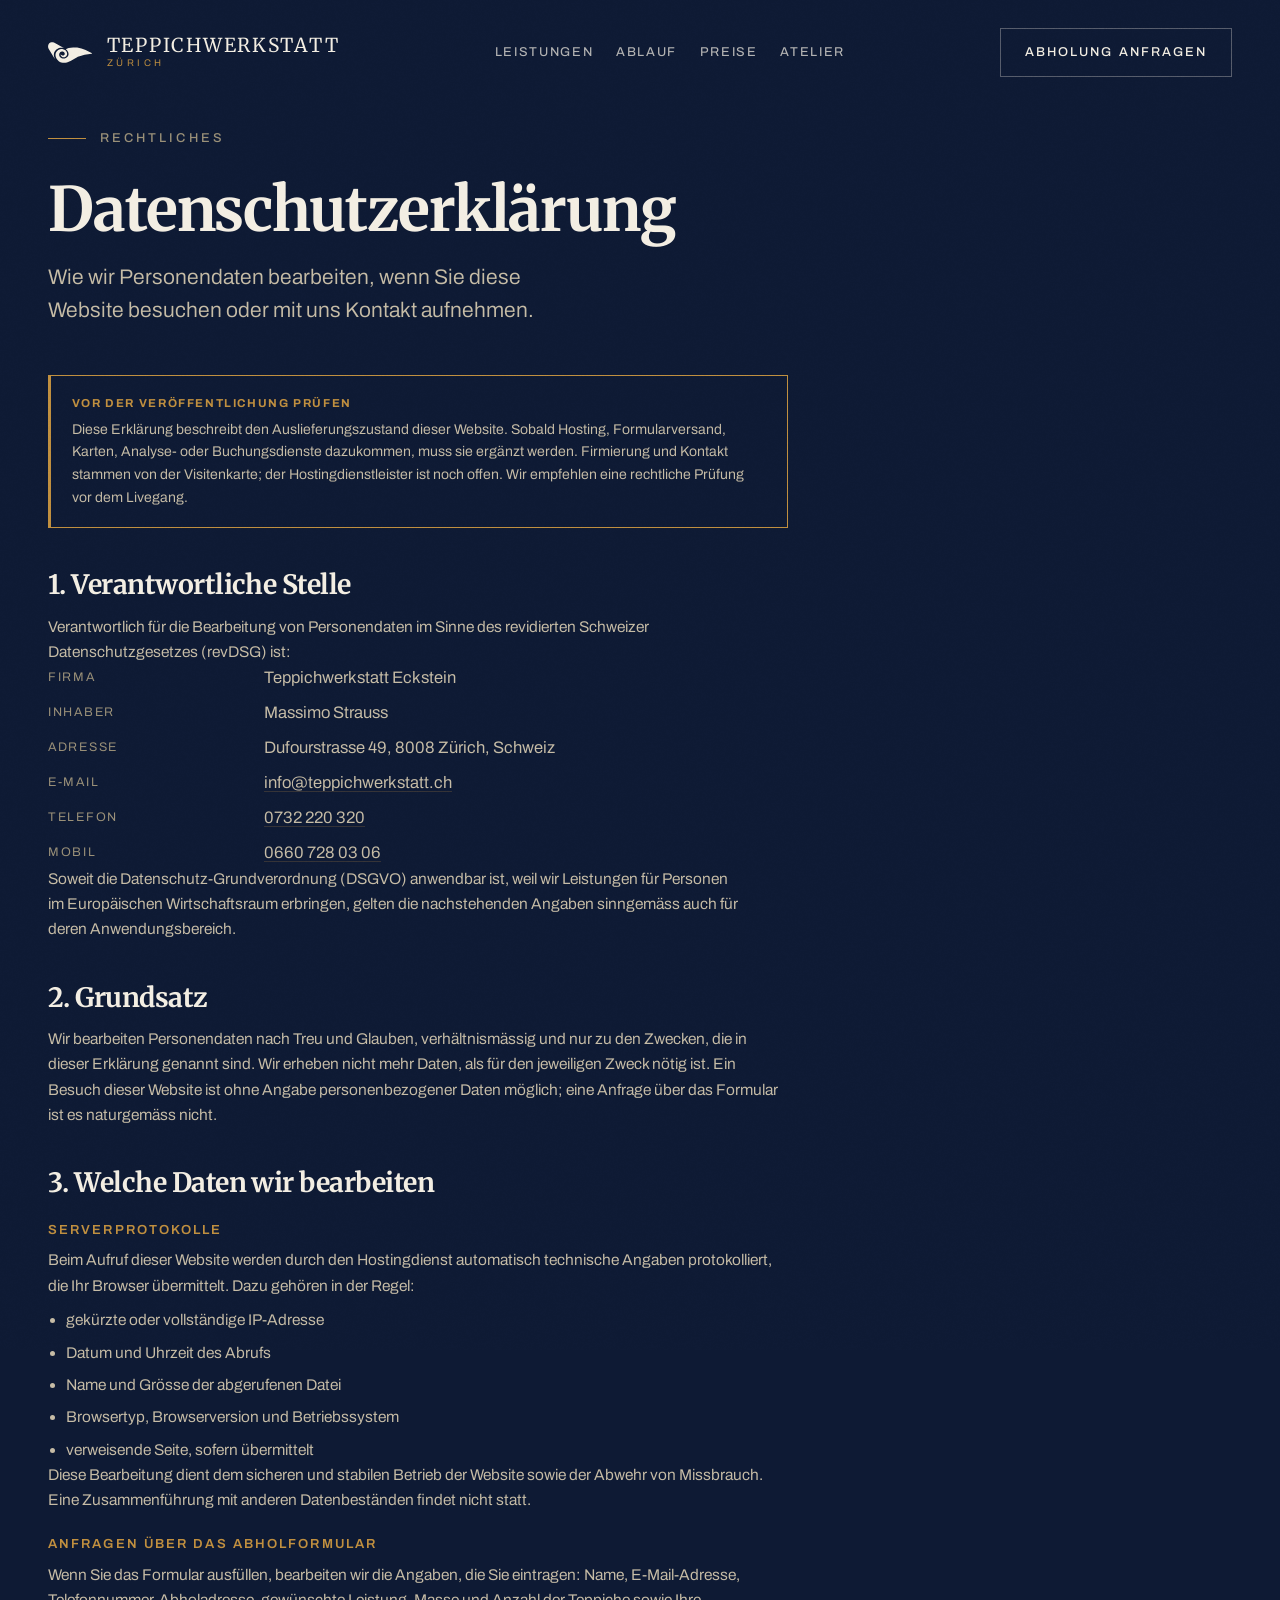
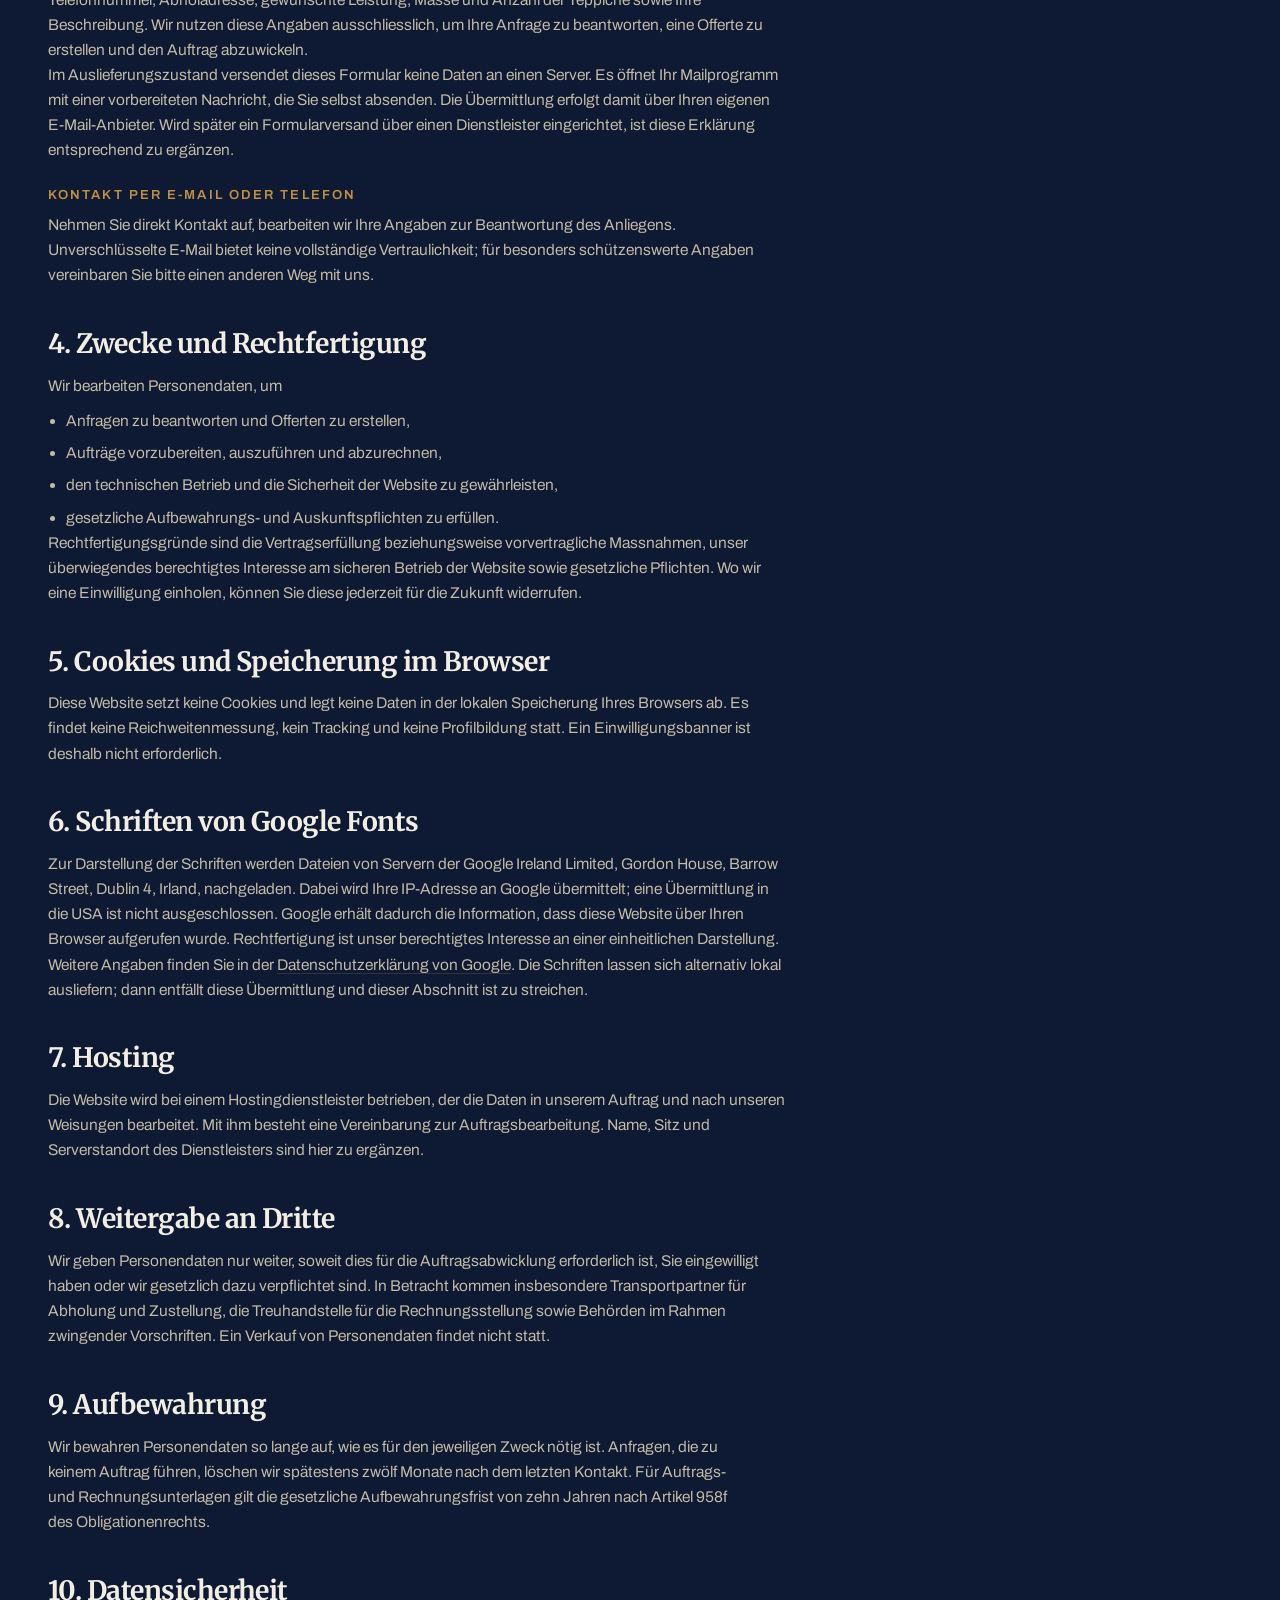
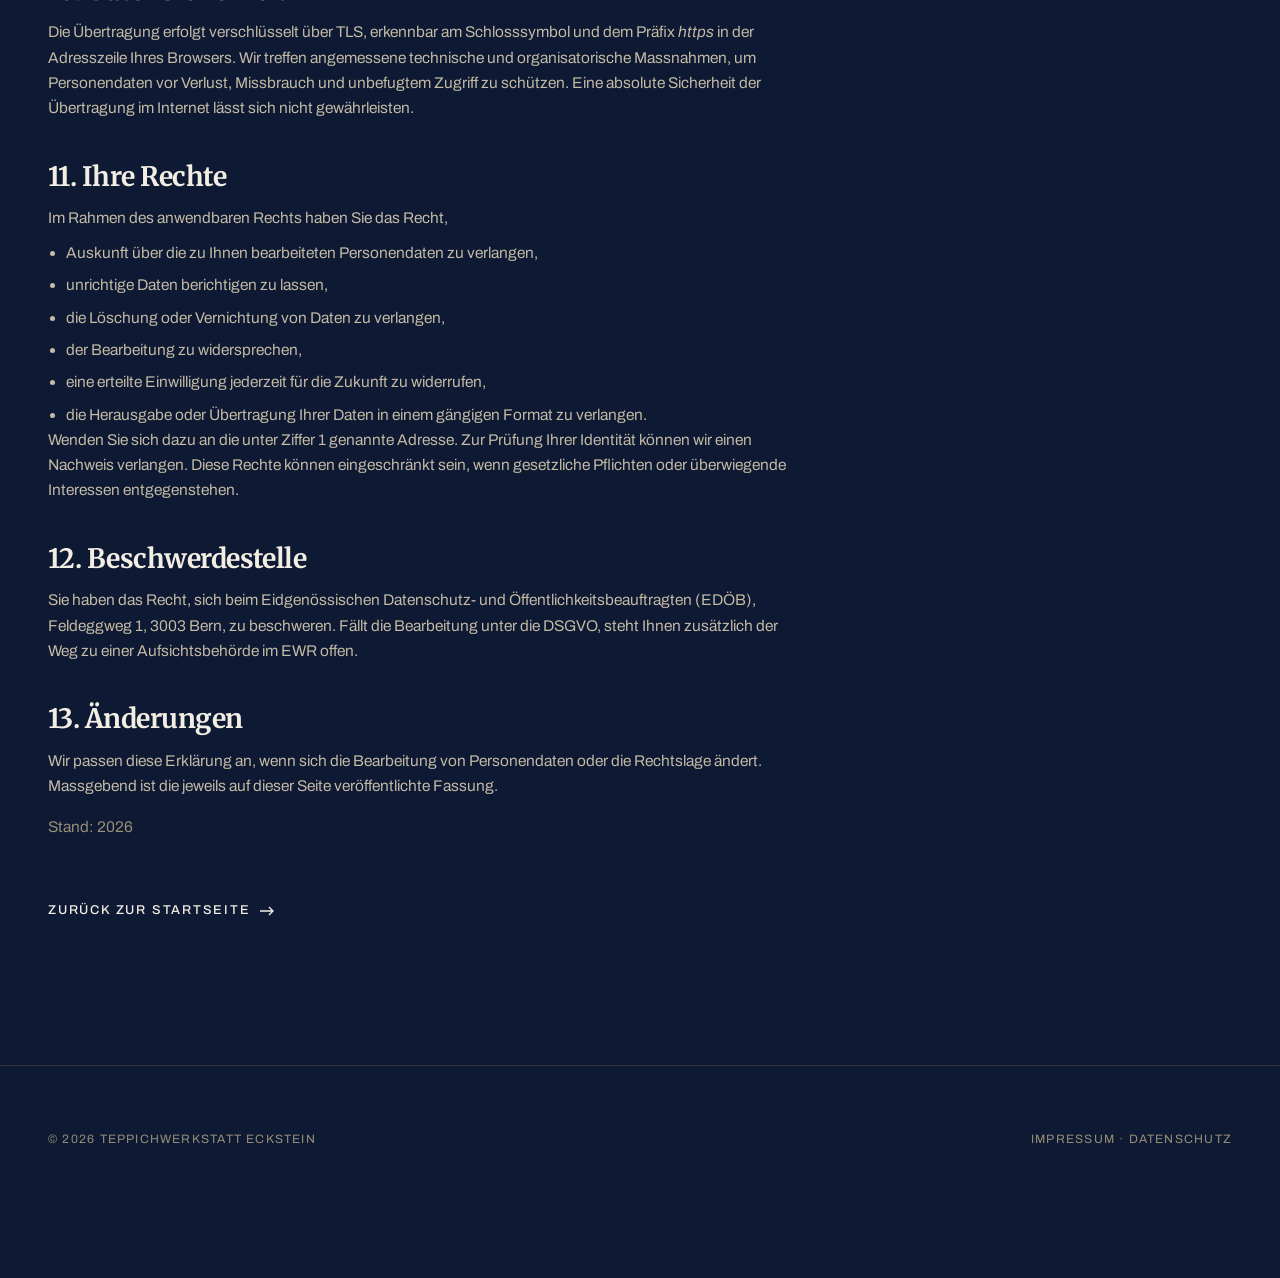
<file: datenschutz.html>
<!DOCTYPE html>
<html lang="de-CH">
<head>
<meta charset="utf-8">
<meta name="viewport" content="width=device-width, initial-scale=1">
<title>Datenschutz — Teppichwerkstatt Zürich</title>
<meta name="description" content="Datenschutzerklärung der Teppichwerkstatt Eckstein, Zürich: welche Personendaten wir bearbeiten, wozu und welche Rechte Sie haben.">
<meta name="robots" content="noindex, follow">
<meta name="theme-color" content="#0A0A09">
<link rel="icon" href="assets/img/favicon.svg" type="image/svg+xml">
<link rel="alternate icon" href="assets/img/favicon-32.png" sizes="32x32">
<link rel="apple-touch-icon" href="assets/img/apple-touch-icon.png">
<link rel="preconnect" href="https://fonts.googleapis.com">
<link rel="preconnect" href="https://fonts.gstatic.com" crossorigin>
<link href="https://fonts.googleapis.com/css2?family=Archivo:wght@300;400;500;600&family=Merriweather:ital,wght@0,400;0,700;0,900;1,400;1,700&display=swap" rel="stylesheet">
<link rel="stylesheet" href="assets/css/style.css">
</head>

<body>
<a class="skip" href="#inhalt">Zum Inhalt springen</a>
<div class="grain" aria-hidden="true"></div>

<header class="head is-stuck">
  <a class="head__brand" href="index.html" aria-label="Teppichwerkstatt Eckstein, zur Startseite">
    <span class="mark head__mark" aria-hidden="true"></span>
    <span class="head__word">Teppichwerkstatt<span>Zürich</span></span>
  </a>

  <nav class="nav" aria-label="Abschnitte">
    <a class="nav__link" href="index.html#leistungen">Leistungen</a>
    <a class="nav__link" href="index.html#ablauf">Ablauf</a>
    <a class="nav__link" href="index.html#preise">Preise</a>
    <a class="nav__link" href="index.html#atelier">Atelier</a>
  </nav>

  <div class="head__cta">
    <a class="btn" href="index.html#kontakt">Abholung anfragen</a>
  </div>

  <button class="burger" type="button" aria-expanded="false" aria-controls="drawer" aria-label="Menü öffnen">
    <span></span><span></span><span></span>
  </button>
</header>

<div class="drawer" id="drawer" aria-hidden="true">
  <nav aria-label="Menü">
    <a class="drawer__link" href="index.html"><i>00</i>Startseite</a>
    <a class="drawer__link" href="index.html#leistungen"><i>01</i>Leistungen</a>
    <a class="drawer__link" href="index.html#ablauf"><i>02</i>Ablauf</a>
    <a class="drawer__link" href="index.html#preise"><i>03</i>Preise</a>
    <a class="drawer__link" href="index.html#kontakt"><i>04</i>Kontakt</a>
  </nav>
  <div class="drawer__foot">
    <a href="tel:0732220320">0732 220 320</a>
    <a href="mailto:info@teppichwerkstatt.ch">info@teppichwerkstatt.ch</a>
  </div>
</div>

<main id="inhalt" data-theme="dark">
<section class="bay bay--dark legal">
  <div class="shell">

    <p class="eyebrow">Rechtliches</p>
    <h1 class="legal__title">Datenschutz&shy;erklärung</h1>
    <p class="lede">
      Wie wir Personendaten bearbeiten, wenn Sie diese Website besuchen oder mit uns
      Kontakt aufnehmen.
    </p>

    <div class="legal__body">

      <div class="hint">
        <b>Vor der Veröffentlichung prüfen</b>
        Diese Erklärung beschreibt den Auslieferungszustand dieser Website. Sobald
        Hosting, Formularversand, Karten, Analyse- oder Buchungsdienste dazukommen,
        muss sie ergänzt werden. Firmierung und Kontakt stammen von der Visitenkarte; der Hostingdienstleister ist noch offen.
        Wir empfehlen eine rechtliche Prüfung vor dem Livegang.
      </div>

      <section>
        <h2>1. Verantwortliche Stelle</h2>
        <p>
          Verantwortlich für die Bearbeitung von Personendaten im Sinne des
          revidierten Schweizer Datenschutzgesetzes (revDSG) ist:
        </p>
        <dl>
          <dt>Firma</dt>  <dd>Teppichwerkstatt Eckstein</dd>
          <dt>Inhaber</dt><dd>Massimo Strauss</dd>
          <dt>Adresse</dt><dd>Dufourstrasse 49, 8008 Zürich, Schweiz</dd>
          <dt>E-Mail</dt> <dd><a href="mailto:info@teppichwerkstatt.ch">info@teppichwerkstatt.ch</a></dd>
          <dt>Telefon</dt><dd><a href="tel:0732220320">0732 220 320</a></dd>
          <dt>Mobil</dt>  <dd><a href="tel:06607280306">0660 728 03 06</a></dd>
        </dl>
        <p>
          Soweit die Datenschutz-Grundverordnung (DSGVO) anwendbar ist, weil wir
          Leistungen für Personen im Europäischen Wirtschaftsraum erbringen, gelten
          die nachstehenden Angaben sinngemäss auch für deren Anwendungsbereich.
        </p>
      </section>

      <section>
        <h2>2. Grundsatz</h2>
        <p>
          Wir bearbeiten Personendaten nach Treu und Glauben, verhältnismässig und
          nur zu den Zwecken, die in dieser Erklärung genannt sind. Wir erheben
          nicht mehr Daten, als für den jeweiligen Zweck nötig ist. Ein Besuch dieser
          Website ist ohne Angabe personenbezogener Daten möglich; eine Anfrage über
          das Formular ist es naturgemäss nicht.
        </p>
      </section>

      <section>
        <h2>3. Welche Daten wir bearbeiten</h2>

        <h3>Serverprotokolle</h3>
        <p>
          Beim Aufruf dieser Website werden durch den Hostingdienst automatisch
          technische Angaben protokolliert, die Ihr Browser übermittelt. Dazu gehören
          in der Regel:
        </p>
        <ul>
          <li>gekürzte oder vollständige IP-Adresse</li>
          <li>Datum und Uhrzeit des Abrufs</li>
          <li>Name und Grösse der abgerufenen Datei</li>
          <li>Browsertyp, Browserversion und Betriebssystem</li>
          <li>verweisende Seite, sofern übermittelt</li>
        </ul>
        <p>
          Diese Bearbeitung dient dem sicheren und stabilen Betrieb der Website sowie
          der Abwehr von Missbrauch. Eine Zusammenführung mit anderen Datenbeständen
          findet nicht statt.
        </p>

        <h3>Anfragen über das Abholformular</h3>
        <p>
          Wenn Sie das Formular ausfüllen, bearbeiten wir die Angaben, die Sie
          eintragen: Name, E-Mail-Adresse, Telefonnummer, Abholadresse, gewünschte
          Leistung, Masse und Anzahl der Teppiche sowie Ihre Beschreibung. Wir nutzen
          diese Angaben ausschliesslich, um Ihre Anfrage zu beantworten, eine Offerte
          zu erstellen und den Auftrag abzuwickeln.
        </p>
        <p>
          Im Auslieferungszustand versendet dieses Formular keine Daten an einen
          Server. Es öffnet Ihr Mailprogramm mit einer vorbereiteten Nachricht, die
          Sie selbst absenden. Die Übermittlung erfolgt damit über Ihren eigenen
          E-Mail-Anbieter. Wird später ein Formularversand über einen Dienstleister
          eingerichtet, ist diese Erklärung entsprechend zu ergänzen.
        </p>

        <h3>Kontakt per E-Mail oder Telefon</h3>
        <p>
          Nehmen Sie direkt Kontakt auf, bearbeiten wir Ihre Angaben zur Beantwortung
          des Anliegens. Unverschlüsselte E-Mail bietet keine vollständige
          Vertraulichkeit; für besonders schützenswerte Angaben vereinbaren Sie bitte
          einen anderen Weg mit uns.
        </p>
      </section>

      <section>
        <h2>4. Zwecke und Rechtfertigung</h2>
        <p>Wir bearbeiten Personendaten, um</p>
        <ul>
          <li>Anfragen zu beantworten und Offerten zu erstellen,</li>
          <li>Aufträge vorzubereiten, auszuführen und abzurechnen,</li>
          <li>den technischen Betrieb und die Sicherheit der Website zu gewährleisten,</li>
          <li>gesetzliche Aufbewahrungs- und Auskunftspflichten zu erfüllen.</li>
        </ul>
        <p>
          Rechtfertigungsgründe sind die Vertragserfüllung beziehungsweise vorvertragliche
          Massnahmen, unser überwiegendes berechtigtes Interesse am sicheren Betrieb
          der Website sowie gesetzliche Pflichten. Wo wir eine Einwilligung einholen,
          können Sie diese jederzeit für die Zukunft widerrufen.
        </p>
      </section>

      <section>
        <h2>5. Cookies und Speicherung im Browser</h2>
        <p>
          Diese Website setzt keine Cookies und legt keine Daten in der lokalen
          Speicherung Ihres Browsers ab. Es findet keine Reichweitenmessung, kein
          Tracking und keine Profilbildung statt. Ein Einwilligungsbanner ist deshalb
          nicht erforderlich.
        </p>
      </section>

      <section>
        <h2>6. Schriften von Google Fonts</h2>
        <p>
          Zur Darstellung der Schriften werden Dateien von Servern der Google Ireland
          Limited, Gordon House, Barrow Street, Dublin 4, Irland, nachgeladen. Dabei
          wird Ihre IP-Adresse an Google übermittelt; eine Übermittlung in die USA ist
          nicht ausgeschlossen. Google erhält dadurch die Information, dass diese
          Website über Ihren Browser aufgerufen wurde. Rechtfertigung ist unser
          berechtigtes Interesse an einer einheitlichen Darstellung.
        </p>
        <p>
          Weitere Angaben finden Sie in der
          <a href="https://policies.google.com/privacy?hl=de" rel="noopener noreferrer" target="_blank">Datenschutzerklärung von Google</a>.
          Die Schriften lassen sich alternativ lokal ausliefern; dann entfällt diese
          Übermittlung und dieser Abschnitt ist zu streichen.
        </p>
      </section>

      <section>
        <h2>7. Hosting</h2>
        <p>
          Die Website wird bei einem Hostingdienstleister betrieben, der die Daten in
          unserem Auftrag und nach unseren Weisungen bearbeitet. Mit ihm besteht eine
          Vereinbarung zur Auftragsbearbeitung. Name, Sitz und Serverstandort des
          Dienstleisters sind hier zu ergänzen.
        </p>
      </section>

      <section>
        <h2>8. Weitergabe an Dritte</h2>
        <p>
          Wir geben Personendaten nur weiter, soweit dies für die Auftragsabwicklung
          erforderlich ist, Sie eingewilligt haben oder wir gesetzlich dazu verpflichtet
          sind. In Betracht kommen insbesondere Transportpartner für Abholung und
          Zustellung, die Treuhandstelle für die Rechnungsstellung sowie Behörden im
          Rahmen zwingender Vorschriften. Ein Verkauf von Personendaten findet nicht statt.
        </p>
      </section>

      <section>
        <h2>9. Aufbewahrung</h2>
        <p>
          Wir bewahren Personendaten so lange auf, wie es für den jeweiligen Zweck
          nötig ist. Anfragen, die zu keinem Auftrag führen, löschen wir spätestens
          zwölf Monate nach dem letzten Kontakt. Für Auftrags- und Rechnungsunterlagen
          gilt die gesetzliche Aufbewahrungsfrist von zehn Jahren nach Artikel 958f
          des Obligationenrechts.
        </p>
      </section>

      <section>
        <h2>10. Datensicherheit</h2>
        <p>
          Die Übertragung erfolgt verschlüsselt über TLS, erkennbar am Schlosssymbol
          und dem Präfix <em>https</em> in der Adresszeile Ihres Browsers. Wir treffen
          angemessene technische und organisatorische Massnahmen, um Personendaten vor
          Verlust, Missbrauch und unbefugtem Zugriff zu schützen. Eine absolute
          Sicherheit der Übertragung im Internet lässt sich nicht gewährleisten.
        </p>
      </section>

      <section>
        <h2>11. Ihre Rechte</h2>
        <p>Im Rahmen des anwendbaren Rechts haben Sie das Recht,</p>
        <ul>
          <li>Auskunft über die zu Ihnen bearbeiteten Personendaten zu verlangen,</li>
          <li>unrichtige Daten berichtigen zu lassen,</li>
          <li>die Löschung oder Vernichtung von Daten zu verlangen,</li>
          <li>der Bearbeitung zu widersprechen,</li>
          <li>eine erteilte Einwilligung jederzeit für die Zukunft zu widerrufen,</li>
          <li>die Herausgabe oder Übertragung Ihrer Daten in einem gängigen Format zu verlangen.</li>
        </ul>
        <p>
          Wenden Sie sich dazu an die unter Ziffer 1 genannte Adresse. Zur Prüfung
          Ihrer Identität können wir einen Nachweis verlangen. Diese Rechte können
          eingeschränkt sein, wenn gesetzliche Pflichten oder überwiegende Interessen
          entgegenstehen.
        </p>
      </section>

      <section>
        <h2>12. Beschwerdestelle</h2>
        <p>
          Sie haben das Recht, sich beim Eidgenössischen Datenschutz- und
          Öffentlichkeitsbeauftragten (EDÖB), Feldeggweg 1, 3003 Bern, zu beschweren.
          Fällt die Bearbeitung unter die DSGVO, steht Ihnen zusätzlich der Weg zu
          einer Aufsichtsbehörde im EWR offen.
        </p>
      </section>

      <section>
        <h2>13. Änderungen</h2>
        <p>
          Wir passen diese Erklärung an, wenn sich die Bearbeitung von Personendaten
          oder die Rechtslage ändert. Massgebend ist die jeweils auf dieser Seite
          veröffentlichte Fassung.
        </p>
        <p style="margin-top:1rem; color:var(--mute-dark)">Stand: <span id="stand">2026</span></p>
      </section>

    </div>

    <p style="margin-top:3.5rem">
      <a class="tlink" href="index.html">Zurück zur Startseite
        <svg width="14" height="10" viewBox="0 0 14 10" fill="none" aria-hidden="true">
          <path d="M9 1l4 4-4 4M13 5H0" stroke="currentColor" stroke-width="1.3"/>
        </svg>
      </a>
    </p>

  </div>
</section>
</main>

<footer class="foot" data-theme="dark">
  <div class="shell">
    <div class="foot__bar" style="margin-top:0; border-top:0; padding-top:0">
      <span>© <span id="jahr">2026</span> Teppichwerkstatt Eckstein</span>
      <span><a href="impressum.html">Impressum</a> · <a href="datenschutz.html">Datenschutz</a></span>
    </div>
  </div>
</footer>

<script src="assets/js/main.js"></script>
<script>
  const j = new Date().getFullYear();
  document.getElementById('jahr').textContent = j;
  document.getElementById('stand').textContent = j;
</script>
</body>
</html>
</file>
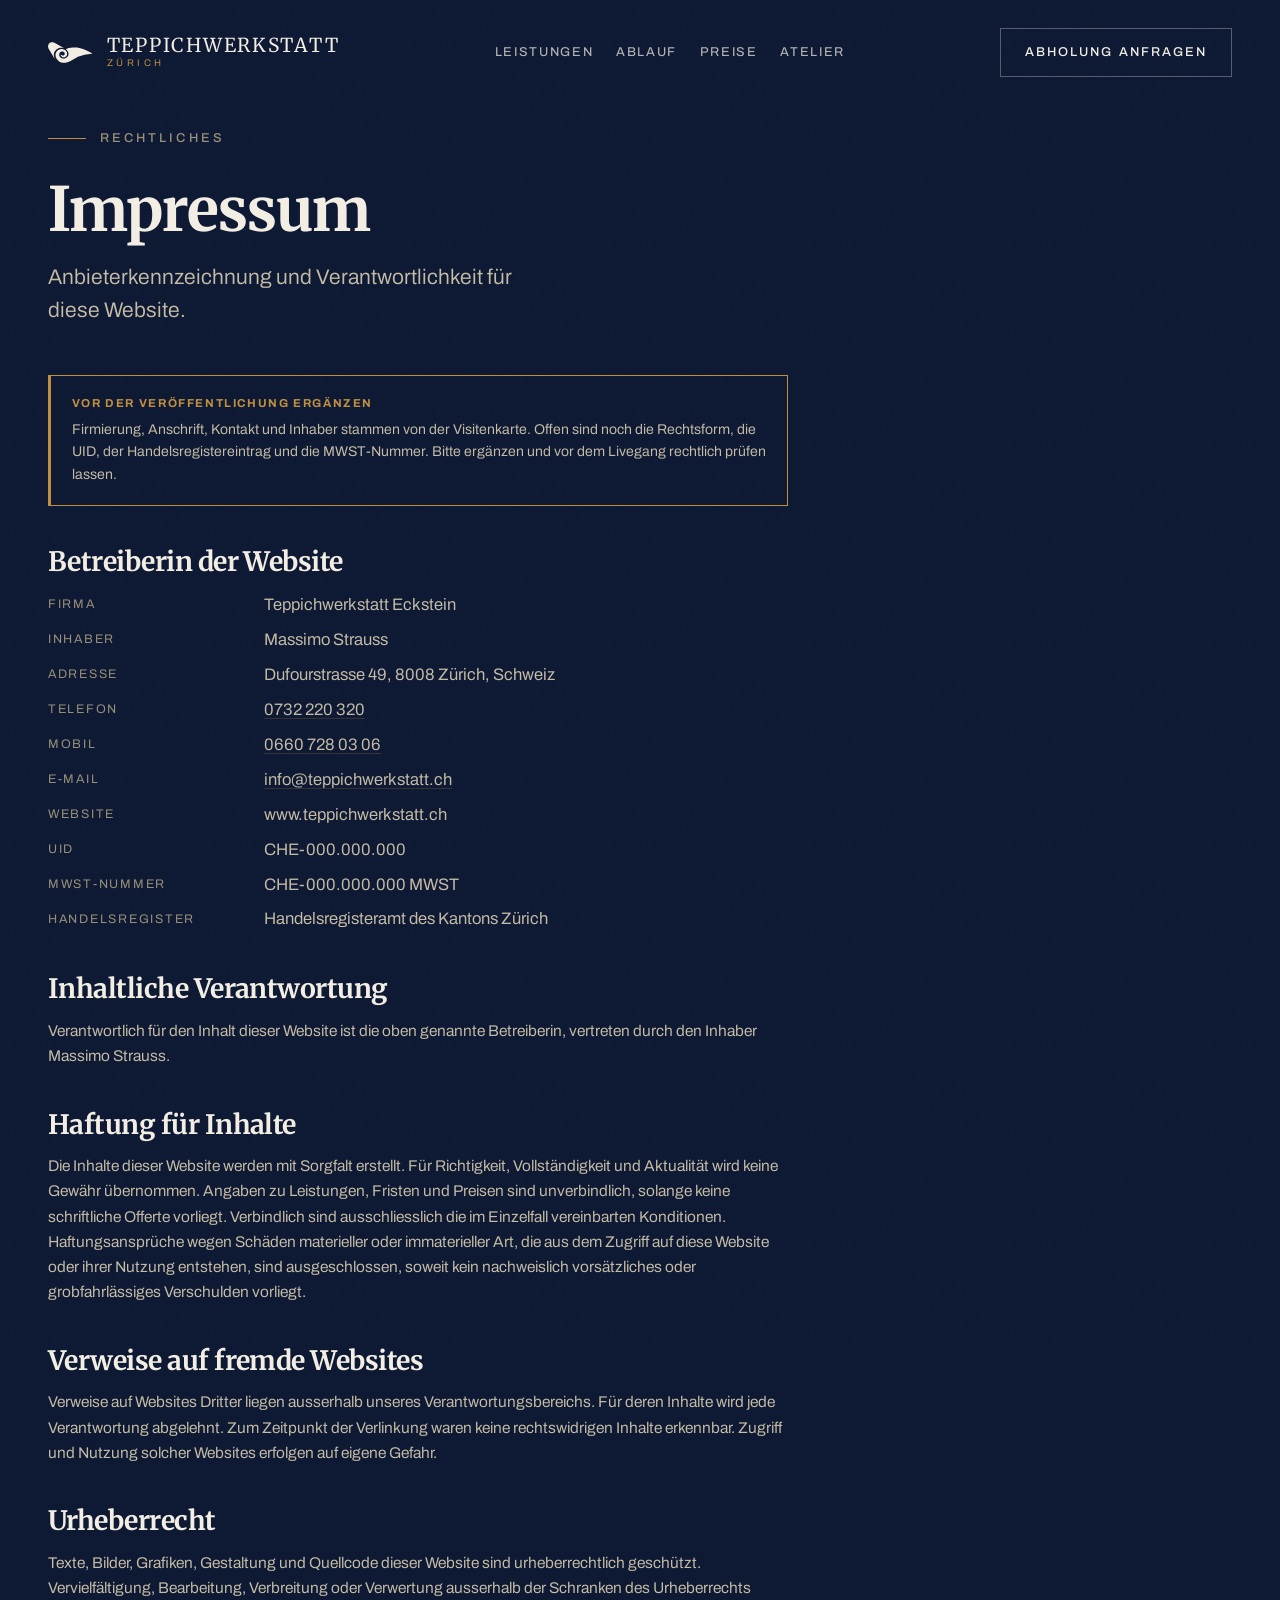
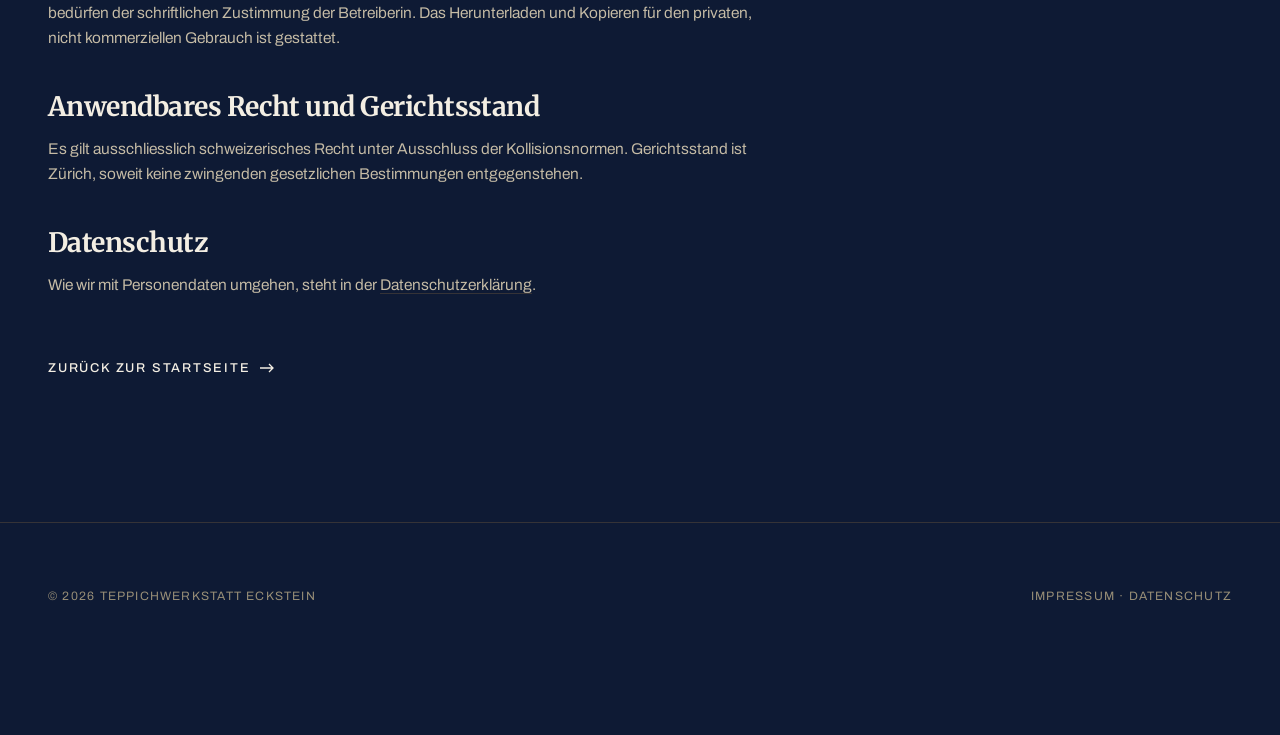
<file: impressum.html>
<!DOCTYPE html>
<html lang="de-CH">
<head>
<meta charset="utf-8">
<meta name="viewport" content="width=device-width, initial-scale=1">
<title>Impressum — Teppichwerkstatt Zürich</title>
<meta name="description" content="Impressum und Anbieterkennzeichnung der Teppichwerkstatt Eckstein, Zürich.">
<meta name="robots" content="noindex, follow">
<meta name="theme-color" content="#0A0A09">
<link rel="icon" href="assets/img/favicon.svg" type="image/svg+xml">
<link rel="alternate icon" href="assets/img/favicon-32.png" sizes="32x32">
<link rel="apple-touch-icon" href="assets/img/apple-touch-icon.png">
<link rel="preconnect" href="https://fonts.googleapis.com">
<link rel="preconnect" href="https://fonts.gstatic.com" crossorigin>
<link href="https://fonts.googleapis.com/css2?family=Archivo:wght@300;400;500;600&family=Merriweather:ital,wght@0,400;0,700;0,900;1,400;1,700&display=swap" rel="stylesheet">
<link rel="stylesheet" href="assets/css/style.css">
</head>

<body>
<a class="skip" href="#inhalt">Zum Inhalt springen</a>
<div class="grain" aria-hidden="true"></div>

<header class="head is-stuck">
  <a class="head__brand" href="index.html" aria-label="Teppichwerkstatt Eckstein, zur Startseite">
    <span class="mark head__mark" aria-hidden="true"></span>
    <span class="head__word">Teppichwerkstatt<span>Zürich</span></span>
  </a>

  <nav class="nav" aria-label="Abschnitte">
    <a class="nav__link" href="index.html#leistungen">Leistungen</a>
    <a class="nav__link" href="index.html#ablauf">Ablauf</a>
    <a class="nav__link" href="index.html#preise">Preise</a>
    <a class="nav__link" href="index.html#atelier">Atelier</a>
  </nav>

  <div class="head__cta">
    <a class="btn" href="index.html#kontakt">Abholung anfragen</a>
  </div>

  <button class="burger" type="button" aria-expanded="false" aria-controls="drawer" aria-label="Menü öffnen">
    <span></span><span></span><span></span>
  </button>
</header>

<div class="drawer" id="drawer" aria-hidden="true">
  <nav aria-label="Menü">
    <a class="drawer__link" href="index.html"><i>00</i>Startseite</a>
    <a class="drawer__link" href="index.html#leistungen"><i>01</i>Leistungen</a>
    <a class="drawer__link" href="index.html#ablauf"><i>02</i>Ablauf</a>
    <a class="drawer__link" href="index.html#preise"><i>03</i>Preise</a>
    <a class="drawer__link" href="index.html#kontakt"><i>04</i>Kontakt</a>
  </nav>
  <div class="drawer__foot">
    <a href="tel:0732220320">0732 220 320</a>
    <a href="mailto:info@teppichwerkstatt.ch">info@teppichwerkstatt.ch</a>
  </div>
</div>

<main id="inhalt" data-theme="dark">
<section class="bay bay--dark legal">
  <div class="shell">

    <p class="eyebrow">Rechtliches</p>
    <h1 class="legal__title">Impressum</h1>
    <p class="lede">Anbieterkennzeichnung und Verantwortlichkeit für diese Website.</p>

    <div class="legal__body">

      <div class="hint">
        <b>Vor der Veröffentlichung ergänzen</b>
        Firmierung, Anschrift, Kontakt und Inhaber stammen von der Visitenkarte.
        Offen sind noch die Rechtsform, die UID, der Handelsregistereintrag und die
        MWST-Nummer. Bitte ergänzen und vor dem Livegang rechtlich prüfen lassen.
      </div>

      <section>
        <h2>Betreiberin der Website</h2>
        <dl>
          <dt>Firma</dt>          <dd>Teppichwerkstatt Eckstein</dd>
          <dt>Inhaber</dt>        <dd>Massimo Strauss</dd>
          <dt>Adresse</dt>        <dd>Dufourstrasse 49, 8008 Zürich, Schweiz</dd>
          <dt>Telefon</dt>        <dd><a href="tel:0732220320">0732 220 320</a></dd>
          <dt>Mobil</dt>          <dd><a href="tel:06607280306">0660 728 03 06</a></dd>
          <dt>E-Mail</dt>         <dd><a href="mailto:info@teppichwerkstatt.ch">info@teppichwerkstatt.ch</a></dd>
          <dt>Website</dt>        <dd>www.teppichwerkstatt.ch</dd>
          <dt>UID</dt>            <dd>CHE-000.000.000</dd>
          <dt>MWST-Nummer</dt>    <dd>CHE-000.000.000 MWST</dd>
          <dt>Handelsregister</dt><dd>Handelsregisteramt des Kantons Zürich</dd>
        </dl>
      </section>

      <section>
        <h2>Inhaltliche Verantwortung</h2>
        <p>
          Verantwortlich für den Inhalt dieser Website ist die oben genannte
          Betreiberin, vertreten durch den Inhaber Massimo Strauss.
        </p>
      </section>

      <section>
        <h2>Haftung für Inhalte</h2>
        <p>
          Die Inhalte dieser Website werden mit Sorgfalt erstellt. Für Richtigkeit,
          Vollständigkeit und Aktualität wird keine Gewähr übernommen. Angaben zu
          Leistungen, Fristen und Preisen sind unverbindlich, solange keine schriftliche
          Offerte vorliegt. Verbindlich sind ausschliesslich die im Einzelfall
          vereinbarten Konditionen.
        </p>
        <p>
          Haftungsansprüche wegen Schäden materieller oder immaterieller Art, die aus
          dem Zugriff auf diese Website oder ihrer Nutzung entstehen, sind
          ausgeschlossen, soweit kein nachweislich vorsätzliches oder grobfahrlässiges
          Verschulden vorliegt.
        </p>
      </section>

      <section>
        <h2>Verweise auf fremde Websites</h2>
        <p>
          Verweise auf Websites Dritter liegen ausserhalb unseres Verantwortungs­bereichs.
          Für deren Inhalte wird jede Verantwortung abgelehnt. Zum Zeitpunkt der
          Verlinkung waren keine rechtswidrigen Inhalte erkennbar. Zugriff und Nutzung
          solcher Websites erfolgen auf eigene Gefahr.
        </p>
      </section>

      <section>
        <h2>Urheberrecht</h2>
        <p>
          Texte, Bilder, Grafiken, Gestaltung und Quellcode dieser Website sind
          urheberrechtlich geschützt. Vervielfältigung, Bearbeitung, Verbreitung oder
          Verwertung ausserhalb der Schranken des Urheberrechts bedürfen der
          schriftlichen Zustimmung der Betreiberin. Das Herunterladen und Kopieren für
          den privaten, nicht kommerziellen Gebrauch ist gestattet.
        </p>
      </section>

      <section>
        <h2>Anwendbares Recht und Gerichtsstand</h2>
        <p>
          Es gilt ausschliesslich schweizerisches Recht unter Ausschluss der
          Kollisionsnormen. Gerichtsstand ist Zürich, soweit keine zwingenden
          gesetzlichen Bestimmungen entgegenstehen.
        </p>
      </section>

      <section>
        <h2>Datenschutz</h2>
        <p>
          Wie wir mit Personendaten umgehen, steht in der
          <a href="datenschutz.html">Datenschutzerklärung</a>.
        </p>
      </section>

    </div>

    <p style="margin-top:3.5rem">
      <a class="tlink" href="index.html">Zurück zur Startseite
        <svg width="14" height="10" viewBox="0 0 14 10" fill="none" aria-hidden="true">
          <path d="M9 1l4 4-4 4M13 5H0" stroke="currentColor" stroke-width="1.3"/>
        </svg>
      </a>
    </p>

  </div>
</section>
</main>

<footer class="foot" data-theme="dark">
  <div class="shell">
    <div class="foot__bar" style="margin-top:0; border-top:0; padding-top:0">
      <span>© <span id="jahr">2026</span> Teppichwerkstatt Eckstein</span>
      <span><a href="impressum.html">Impressum</a> · <a href="datenschutz.html">Datenschutz</a></span>
    </div>
  </div>
</footer>

<script src="assets/js/main.js"></script>
<script>document.getElementById('jahr').textContent = new Date().getFullYear();</script>
</body>
</html>
</file>
<file: assets/css/style.css>
/* =========================================================================
   TEPPICHWERKSTATT ZÜRICH
   Schwarz · Elfenbein · Signalorange
   ========================================================================= */

/* ---------------------------------------------------------------- Tokens */
:root {
  /* Grundtöne der Visitenkarte: Royalblau, Elfenbein, Gold */
  --ink:        #060B16;   /* tiefste Ebene, hinter dem Film */
  --ink-soft:   #0B1428;
  --ink-raised: #16244A;

  --royal:      #17284D;   /* Royalblau der Karte */
  --royal-deep: #0E1A34;
  --royal-lift: #24396B;

  --ivory:      #F3EEE3;
  --ivory-warm: #E7DFCD;
  --ivory-dim:  #C6BCA6;

  --gold:       #C08F3F;   /* Auszeichnung, ersetzt das frühere Weiss */
  --gold-lift:  #D8A855;
  --gold-deep:  #96692A;

  --mute-dark:  #9A9078;   /* zweite Textebene auf Blau */
  --mute-light: #6A6250;   /* zweite Textebene auf Elfenbein */

  --flame:      #C08F3F;   /* nicht mehr belegt, zeigt auf Gold */
  --flame-lift: #D8A855;

  --rule-dark:  rgba(192, 143, 63, 0.22);
  --rule-light: rgba(23, 40, 77, 0.18);

  --display: "Merriweather", Georgia, "Times New Roman", serif;
  --sans:    "Archivo", "Helvetica Neue", Helvetica, Arial, sans-serif;

  /* Merriweather läuft deutlich grösser als eine Didone —
     die Stufen sind darauf heruntergerechnet. */
  --step--1: clamp(0.74rem, 0.71rem + 0.13vw, 0.80rem);
  --step-0:  clamp(0.94rem, 0.89rem + 0.21vw, 1.04rem);
  --step-1:  clamp(1.10rem, 1.02rem + 0.38vw, 1.32rem);
  --step-2:  clamp(1.28rem, 1.14rem + 0.66vw, 1.72rem);
  --step-3:  clamp(1.72rem, 1.38rem + 1.55vw, 2.75rem);
  --step-4:  clamp(2.10rem, 1.50rem + 2.90vw, 4.10rem);
  --step-5:  clamp(2.35rem, 1.45rem + 4.30vw, 5.10rem);

  --gutter: clamp(1.25rem, 0.6rem + 3vw, 4.5rem);
  --bay:    clamp(4.5rem, 3rem + 7vw, 10rem);
  --shell:  1560px;

  --ease:      cubic-bezier(0.22, 1, 0.36, 1);
  --ease-slow: cubic-bezier(0.16, 1, 0.3, 1);
}

/* ---------------------------------------------------------------- Basis */
*, *::before, *::after { box-sizing: border-box; }

html {
  scroll-behavior: smooth;
  scroll-padding-top: 6rem;
  -webkit-text-size-adjust: 100%;
}

body {
  margin: 0;
  background: var(--ink);
  color: var(--ivory);
  font-family: var(--sans);
  font-size: var(--step-0);
  font-weight: 380;
  line-height: 1.62;
  font-synthesis-weight: none;
  -webkit-font-smoothing: antialiased;
  overflow-x: hidden;
}

body.is-locked { overflow: hidden; }

img, video, svg { display: block; max-width: 100%; }
img, video { height: auto; }

a { color: inherit; text-decoration: none; }

h1, h2, h3, h4 {
  font-family: var(--display);
  font-weight: 700;
  line-height: 1.1;
  letter-spacing: -0.018em;
  margin: 0;
  text-wrap: balance;
}
h1 { line-height: 1.06; }

p { margin: 0; text-wrap: pretty; }

::selection { background: var(--gold); color: var(--royal-deep); }

:focus-visible {
  outline: 2px solid var(--gold-lift);
  outline-offset: 3px;
  border-radius: 2px;
}

.u-hide { position: absolute !important; width: 1px; height: 1px; overflow: hidden; clip-path: inset(50%); white-space: nowrap; }

.skip {
  position: fixed; top: 0; left: 0; z-index: 300;
  padding: 0.9rem 1.4rem;
  background: var(--gold); color: var(--royal-deep);
  font-size: var(--step--1); letter-spacing: 0.08em; text-transform: uppercase;
  transform: translateY(-110%);
}
.skip:focus-visible { transform: none; }

/* -------------------------------------------------------------- Struktur */
.shell {
  width: min(100% - var(--gutter) * 2, var(--shell));
  margin-inline: auto;
}

.bay { padding-block: var(--bay); position: relative; }

.bay--light { background: var(--ivory); color: var(--ink); }
.bay--dark  { background: var(--royal-deep); color: var(--ivory); }
.bay--deep  { background: var(--royal); color: var(--ivory); }

/* Der erste Abschnitt schliesst unmittelbar an die Überblendung an. Die volle
   Polsterung würde hier nur leeres Elfenbein erzeugen — der Übergang selbst
   hat bereits Luft genug. */
#handwerk { padding-top: clamp(1.2rem, 0.6rem + 1.8vw, 2.6rem); }

/* Filmkorn über allem */
.grain {
  position: fixed; inset: -50%;
  z-index: 250; pointer-events: none;
  background-image: url("../img/grain.png");
  background-size: 200px;
  opacity: 0.030;
  mix-blend-mode: overlay;
  animation: grain-drift 7s steps(6) infinite;
}
@keyframes grain-drift {
  0%   { transform: translate(0, 0); }
  20%  { transform: translate(-3%, 2%); }
  40%  { transform: translate(2%, -3%); }
  60%  { transform: translate(-2%, -2%); }
  80%  { transform: translate(3%, 1%); }
  100% { transform: translate(0, 0); }
}

/* --------------------------------------------------------------- Auszeichner */
.eyebrow {
  font-family: var(--sans);
  font-size: var(--step--1);
  font-weight: 500;
  letter-spacing: 0.24em;
  text-transform: uppercase;
  color: var(--mute-dark);
  display: flex; align-items: center; gap: 0.85rem;
  margin: 0 0 1.8rem;
}
.bay--light .eyebrow { color: var(--mute-light); }

.eyebrow::before {
  content: ""; width: 2.4rem; height: 1px;
  background: var(--gold); flex: none;
}

.lede {
  font-size: var(--step-1);
  line-height: 1.55;
  color: var(--ivory-dim);
  max-width: 44ch;
  font-weight: 350;
}
.bay--light .lede { color: var(--mute-light); }

.rule { height: 1px; background: var(--rule-dark); border: 0; margin: 0; }
.bay--light .rule { background: var(--rule-light); }

/* ----------------------------------------------------------------- Marke */
/* Die Rolle wird als Maske geladen und nimmt die Textfarbe an. */
.mark {
  display: block;
  aspect-ratio: 610 / 293;
  background-color: currentColor;
  -webkit-mask: url("../img/logo.svg") no-repeat center / contain;
          mask: url("../img/logo.svg") no-repeat center / contain;
}

/* --------------------------------------------------------------- Buttons */
.btn {
  --btn-fg: var(--ivory);
  --btn-bd: rgba(239, 234, 224, 0.32);
  position: relative;
  display: inline-flex; align-items: center; gap: 0.8rem;
  padding: 1.05rem 2rem;
  font-family: var(--sans);
  font-size: var(--step--1);
  font-weight: 500;
  letter-spacing: 0.16em;
  text-transform: uppercase;
  color: var(--btn-fg);
  border: 1px solid var(--btn-bd);
  background: none;
  cursor: pointer;
  overflow: hidden;
  isolation: isolate;
  transition: color 0.45s var(--ease), border-color 0.45s var(--ease);
}
.btn::after {
  content: ""; position: absolute; inset: 0; z-index: -1;
  background: var(--gold);
  transform: translateY(101%);
  transition: transform 0.55s var(--ease);
}
/* Beim Überfahren füllt sich der Knopf mit Gold, die Schrift wechselt auf
   Tiefblau — sonst stünde Gold auf Gold. */
.btn:hover, .btn:focus-visible { color: var(--royal-deep); border-color: var(--gold); }
.btn:hover::after, .btn:focus-visible::after { transform: translateY(0); }

/* Haupthandlung: gefülltes Gold, das beim Überfahren auf Elfenbein umschlägt */
.btn--flame { --btn-bd: var(--gold); background: var(--gold); color: var(--royal-deep); }
.btn--flame::after { background: var(--ivory); }
.btn--flame:hover, .btn--flame:focus-visible { color: var(--royal-deep); border-color: var(--ivory); }

.btn--ink { --btn-fg: var(--royal-deep); --btn-bd: rgba(23,40,77,0.35); }
.btn--ink:hover, .btn--ink:focus-visible { color: var(--royal-deep); }

.btn__arrow { transition: transform 0.5s var(--ease); }
.btn:hover .btn__arrow { transform: translateX(5px); }

/* Textlink mit aufziehender Linie */
.tlink {
  display: inline-flex; align-items: center; gap: 0.6rem;
  font-size: var(--step--1); font-weight: 500;
  letter-spacing: 0.14em; text-transform: uppercase;
  padding-bottom: 0.4rem;
  background-image: linear-gradient(var(--gold), var(--gold));
  background-repeat: no-repeat;
  background-position: 0 100%;
  background-size: 0% 1px;
  transition: background-size 0.55s var(--ease), color 0.4s var(--ease);
}
.tlink:hover, .tlink:focus-visible { background-size: 100% 1px; color: var(--gold); }

/* Leistungen im Hero — Sichtbarkeit steuert das Skript über den Scrollweg */
.hero__svc {
  list-style: none; margin: clamp(1.6rem, 3vh, 2.4rem) 0 0; padding: 0;
  display: grid; gap: 0.5rem;
}
@media (min-width: 640px) and (max-width: 1079px) {
  .hero__svc { grid-template-columns: repeat(2, minmax(0, 1fr)); }
}
@media (min-width: 1080px) { .hero__svc { margin-top: 0; gap: 0.55rem; } }

.hero__svc li {
  display: grid; grid-template-columns: 2.1rem 1fr; gap: 0.9rem;
  align-items: start;
  padding: 0.8rem 1rem;
  border: 1px solid var(--rule-dark);
  border-radius: 12px;
  background: linear-gradient(180deg, rgba(23,40,77,0.62), rgba(14,26,52,0.44));
  backdrop-filter: blur(8px);
  opacity: 0; translate: 0 16px;
  transition: border-color 0.45s var(--ease), background-color 0.45s var(--ease);
}
.hero__svc li:hover { border-color: rgba(228, 85, 29, 0.55); }
.hero__svc .ico { width: 2.1rem; height: 2.1rem; color: var(--gold); }
.hero__svc b { display: block; font-size: 0.94rem; font-weight: 500; letter-spacing: 0.01em; color: var(--ivory); }
.hero__svc span { display: block; margin-top: 0.15rem; font-size: 0.78rem; color: var(--mute-dark); line-height: 1.45; }

/* ------------------------------------------------------------------ Icons */
.ico { display: block; fill: none; stroke: currentColor; stroke-width: 1.5;
       stroke-linecap: round; stroke-linejoin: round; overflow: visible; }
.ico > * {
  stroke-dasharray: var(--len, 120);
  stroke-dashoffset: var(--len, 120);
  transition: stroke-dashoffset 1.15s var(--ease-slow) var(--d, 0s);
}
.is-in .ico > *, .ico.is-in > * { stroke-dashoffset: 0; }
.ico > *:nth-child(2) { --d: 0.14s; }
.ico > *:nth-child(3) { --d: 0.28s; }
.ico > *:nth-child(4) { --d: 0.42s; }
.ico > *:nth-child(5) { --d: 0.56s; }

/* ==================================================== Einsatzgebiet ==== */
.geo { display: grid; gap: clamp(2.5rem, 4vw, 4.5rem); align-items: center; }
@media (min-width: 1040px) { .geo { grid-template-columns: minmax(0, 1.55fr) minmax(0, 1fr); } }

.geo__map { margin: 0; min-height: clamp(180px, 26vw, 420px); }
.geo__map .ch { border-radius: 16px; }
.geo__cap {
  margin-top: 1rem; font-size: 0.72rem; letter-spacing: 0.16em;
  text-transform: uppercase; color: var(--mute-dark);
}

.zone {
  padding: 1.3rem 1.4rem; margin-bottom: 0.7rem;
  border: 1px solid var(--rule-dark); border-radius: 14px;
  background: linear-gradient(180deg, rgba(239,234,224,0.045), rgba(239,234,224,0.01));
  transition: border-color 0.5s var(--ease), transform 0.5s var(--ease);
}
.zone:hover { border-color: rgba(192,143,63,0.45); transform: translateY(-3px); }
.zone__key {
  display: flex; align-items: center; gap: 0.6rem;
  font-size: 0.68rem; letter-spacing: 0.2em; text-transform: uppercase;
  color: var(--mute-dark); margin-bottom: 0.7rem;
}
.zone__dot { width: 8px; height: 8px; border-radius: 50%; flex: none; }
.zone__dot--kern { background: var(--gold-lift); }
.zone__dot--weit { background: none; box-shadow: inset 0 0 0 1px var(--gold); }
.zone__dot--fern { background: none; box-shadow: inset 0 0 0 1px var(--mute-dark); }
.zone__name { font-size: var(--step-1); letter-spacing: -0.01em; }
.zone__places { margin-top: 0.5rem; font-size: 0.86rem; color: var(--ivory-dim); }
.zone__note { margin-top: 0.7rem; font-size: 0.88rem; color: var(--mute-dark); line-height: 1.6; }

/* ------------------------------------------------------- Karte Schweiz */
/* Umriss der Landesgrenze, angedeutete Seen und Kantonsgrenzen. Keine
   Beschriftung — die Orte stehen in den Karten daneben. */
.ch { display: block; width: 100%; height: auto; overflow: hidden; }

.ch__land path {
  fill: rgba(243, 238, 227, 0.05);
  stroke: var(--gold); stroke-opacity: 0.8;
  stroke-width: 2; stroke-linejoin: round;
}

/* Kantonsgrenzen nur als Hauch — sie sollen Struktur geben, nicht ablenken */
.ch__cantons path {
  fill: none; stroke: var(--ivory); stroke-opacity: 0.13;
  stroke-width: 1.1; stroke-linejoin: round; stroke-linecap: round;
}

.ch__lakes path { fill: var(--gold-lift); fill-opacity: 0.2; stroke: none; }

/* Zonenringe: 30 und 85 Kilometer ab der Werkstatt */
.ch__zone {
  fill: none; stroke: var(--gold); stroke-opacity: 0.6;
  stroke-width: 1.8; stroke-dasharray: 6 8;
}
.ch__zone--wide { stroke-opacity: 0.32; stroke-dasharray: 4 12; }

/* Echolot: Radius und Deckkraft setzt das Skript aus dem Scrollweg */
.ch__sonar circle { fill: none; stroke: var(--gold-lift); stroke-width: 2.2; opacity: 0; }

/* Orte ohne Namen, nur als Andeutung */
.ch__spots .s { fill: var(--ivory); }
.ch__spots .s--kern { fill: var(--gold-lift); opacity: 0.95; }
.ch__spots .s--weit { opacity: 0.6; }
.ch__spots .s--fern { opacity: 0.3; }
.ch__hub { fill: none; stroke: var(--gold-lift); stroke-width: 2.6; }
.ch__hubdot { fill: var(--gold-lift); }

/* ------------------------------------------------------------------ Kopf */
.head {
  position: fixed; inset: 0 0 auto; z-index: 200;
  display: flex; align-items: center; justify-content: space-between;
  gap: 2rem;
  padding: clamp(1.1rem, 0.6rem + 1.4vw, 1.9rem) var(--gutter);
  color: var(--ivory);
  transition: padding 0.5s var(--ease), background-color 0.5s var(--ease),
              color 0.5s var(--ease), box-shadow 0.5s var(--ease);
}
.head.is-stuck {
  padding-block: 0.85rem;
  background: rgba(14, 26, 52, 0.86);
  backdrop-filter: blur(14px) saturate(120%);
  box-shadow: 0 1px 0 var(--rule-dark);
}
.head.is-light { color: var(--ink); }
.head.is-light.is-stuck {
  background: rgba(243, 238, 227, 0.88);
  box-shadow: 0 1px 0 var(--rule-light);
}

.head__brand { display: flex; align-items: center; gap: 0.95rem; flex: none; }
.head__mark { width: clamp(38px, 3.4vw, 54px); }
.head__word {
  font-family: var(--display);
  font-size: clamp(0.95rem, 0.8rem + 0.5vw, 1.22rem);
  letter-spacing: 0.09em;
  text-transform: uppercase;
  line-height: 1;
}
.head__word span { display: block; font-family: var(--sans); font-size: 0.5em;
  letter-spacing: 0.36em; color: var(--gold); margin-top: 0.42em; }

.nav { display: flex; align-items: center; gap: clamp(1rem, 0.3rem + 1.4vw, 2.1rem); }

.nav__link {
  position: relative;
  font-size: var(--step--1);
  font-weight: 450;
  letter-spacing: 0.13em;
  text-transform: uppercase;
  padding: 0.4rem 0;
  opacity: 0.72;
  transition: opacity 0.35s var(--ease), color 0.35s var(--ease);
}
.nav__link::after {
  content: ""; position: absolute; left: 0; bottom: 0;
  width: 100%; height: 1px; background: var(--gold);
  transform: scaleX(0); transform-origin: 100% 50%;
  transition: transform 0.5s var(--ease);
}
.nav__link:hover, .nav__link:focus-visible { opacity: 1; }
.nav__link:hover::after, .nav__link:focus-visible::after { transform: scaleX(1); transform-origin: 0 50%; }
.nav__link.is-current { opacity: 1; color: var(--gold); }
.nav__link.is-current::after { transform: scaleX(1); transform-origin: 0 50%; }

.head__cta { flex: none; }
.head__cta .btn { padding: 0.85rem 1.5rem; }

/* Menüknopf */
.burger {
  display: none;
  width: 44px; height: 44px;
  border: 1px solid currentColor; background: none;
  cursor: pointer; padding: 0;
  position: relative; color: inherit;
}
.burger span {
  position: absolute; left: 50%; width: 18px; height: 1px;
  background: currentColor; translate: -50% 0;
  transition: translate 0.4s var(--ease), rotate 0.4s var(--ease), opacity 0.3s;
}
.burger span:nth-child(1) { top: 17px; }
.burger span:nth-child(2) { top: 23px; }
.burger span:nth-child(3) { top: 29px; }
.burger[aria-expanded="true"] span:nth-child(1) { translate: -50% 6px; rotate: 45deg; }
.burger[aria-expanded="true"] span:nth-child(2) { opacity: 0; }
.burger[aria-expanded="true"] span:nth-child(3) { translate: -50% -6px; rotate: -45deg; }

/* Überblendmenü */
.drawer {
  position: fixed; inset: 0; z-index: 190;
  background: var(--royal-deep);
  display: grid; align-content: center;
  padding: 7rem var(--gutter) 3rem;
  clip-path: inset(0 0 100% 0);
  transition: clip-path 0.85s var(--ease-slow);
  overflow-y: auto;
}
.drawer.is-open { clip-path: inset(0 0 0 0); }
.drawer__link {
  font-family: var(--display);
  font-size: clamp(2rem, 1.2rem + 4vw, 3.4rem);
  line-height: 1.18;
  padding: 0.15em 0;
  display: flex; align-items: baseline; gap: 1rem;
  border-bottom: 1px solid var(--rule-dark);
  opacity: 0; translate: 0 26px;
  transition: opacity 0.6s var(--ease) var(--d, 0s), translate 0.7s var(--ease) var(--d, 0s), color 0.3s;
}
.drawer.is-open .drawer__link { opacity: 1; translate: 0 0; }
.drawer__link:hover { color: var(--gold); }
.drawer__link i {
  font-family: var(--sans); font-style: normal;
  font-size: 0.7rem; letter-spacing: 0.2em; color: var(--gold);
}
.drawer__foot { margin-top: 2.5rem; display: flex; flex-wrap: wrap; gap: 1.5rem 2.5rem;
  font-size: var(--step--1); letter-spacing: 0.1em; text-transform: uppercase; color: var(--mute-dark); }

/* ------------------------------------------------- Fortschritt (Signatur) */
.spool {
  position: fixed; z-index: 180;
  left: var(--gutter); bottom: clamp(1.2rem, 2vw, 2.2rem);
  display: flex; align-items: center; gap: 0.85rem;
  pointer-events: none;
  mix-blend-mode: difference;
  color: var(--ivory);
  opacity: 0; transition: opacity 0.6s var(--ease);
}
.spool.is-on { opacity: 1; }
/* Monochrom: durch den Differenz-Modus kippt die Marke über hellen
   Abschnitten selbstständig ins Dunkle. */
.spool__mark { width: 34px; flex: none; transform-origin: 50% 50%; color: var(--ivory); }
.spool__bar { width: clamp(60px, 9vw, 130px); height: 1px; background: rgba(239,234,224,0.32); position: relative; }
.spool__bar i { position: absolute; inset: 0 auto 0 0; background: var(--ivory);
  width: 100%; transform: scaleX(var(--p, 0)); transform-origin: 0 50%; }
.spool__num { font-size: 0.68rem; letter-spacing: 0.18em; font-variant-numeric: tabular-nums; }

/* ============================================================== HERO-BÜHNE */
.stage { position: relative; height: 340vh; }
.stage__pin {
  position: sticky; top: 0;
  height: 100svh; overflow: hidden;
  display: grid;
}
.stage__pin > * { grid-area: 1 / 1; }

.stage__film { position: relative; overflow: hidden; will-change: transform, opacity; }
.stage__film video,
.stage__film img.stage__poster {
  position: absolute; inset: 0;
  width: 100%; height: 100%;
  object-fit: cover;
}
.stage__scrim {
  position: absolute; inset: 0;
  background:
    radial-gradient(120% 78% at 26% 44%, rgba(6,11,22,0.12) 0%, rgba(10,18,38,0.74) 62%, rgba(6,11,22,0.95) 100%),
    linear-gradient(180deg, rgba(14,26,52,0.82) 0%, rgba(14,26,52,0.16) 34%, rgba(6,11,22,0.90) 100%);
}

/* Elfenbein-Schleier: drei Wolkenlagen ziehen auf, danach deckt Elfenbein zu */
.stage__veil { position: relative; pointer-events: none; overflow: hidden; }
.veil__cloud {
  position: absolute; inset: -35%;
  background: var(--ivory);
  opacity: 0;
  will-change: transform, opacity;
  -webkit-mask-repeat: no-repeat; mask-repeat: no-repeat;
  -webkit-mask-position: center;  mask-position: center;
  -webkit-mask-size: cover;       mask-size: cover;
}
.veil__cloud--1 { -webkit-mask-image: url("../img/wolke-1.png"); mask-image: url("../img/wolke-1.png"); }
.veil__cloud--2 { -webkit-mask-image: url("../img/wolke-2.png"); mask-image: url("../img/wolke-2.png"); }
.veil__cloud--3 { -webkit-mask-image: url("../img/wolke-3.png"); mask-image: url("../img/wolke-3.png"); }
.veil__solid {
  position: absolute; inset: 0;
  background: var(--ivory); opacity: 0;
  will-change: opacity;
}

/* Hero-Inhalt */
.hero {
  position: relative; z-index: 3;
  display: grid; align-content: end;
  padding: 0 var(--gutter) clamp(4rem, 7vh, 6rem);
  width: min(100%, var(--shell)); margin-inline: auto;
  will-change: transform, opacity;
  pointer-events: none;
}
.hero > * { pointer-events: auto; }

/* Ab Desktop: Titel unten links, Leistungen auf halber Höhe rechts */
@media (min-width: 1080px) {
  .hero {
    grid-template-columns: minmax(0, 1fr) clamp(21rem, 25vw, 27rem);
    grid-template-rows: 1fr auto;
    column-gap: clamp(2rem, 4vw, 5rem);
    align-content: stretch;
    padding-top: clamp(6rem, 12vh, 9rem);
  }
  .hero__main  { grid-column: 1; grid-row: 1 / 3; align-self: end; }
  .hero__aside { grid-column: 2; grid-row: 1 / 3; align-self: center; }
}

.hero__kicker {
  font-size: var(--step--1); letter-spacing: 0.3em; text-transform: uppercase;
  color: var(--ivory-dim); display: flex; align-items: center; gap: 0.9rem; margin-bottom: 1.6rem;
}
.hero__kicker::before { content: ""; width: 3.2rem; height: 1px; background: var(--gold); }

.hero__title {
  font-size: var(--step-5);
  letter-spacing: -0.035em;
  max-width: 15ch;
}
.hero__title em { font-style: italic; color: var(--gold); }
.hero__title .ln { display: block; overflow: hidden; }
.hero__title .ln > span {
  display: block; will-change: transform;
  translate: 0 105%;
  animation: rise 1.15s var(--ease-slow) forwards;
}
.hero__title .ln:nth-child(1) > span { animation-delay: 0.20s; }
.hero__title .ln:nth-child(2) > span { animation-delay: 0.32s; }
.hero__title .ln:nth-child(3) > span { animation-delay: 0.44s; }
@keyframes rise { to { translate: 0 0; } }

/* Rahmen des Hero folgt den Zeilen */
.hero__kicker, .hero__foot, .hero__scroll {
  opacity: 0; animation: fade-up 1s var(--ease) forwards;
}
.hero__kicker { animation-delay: 0.10s; }
.hero__foot   { animation-delay: 0.62s; }
.hero__scroll { animation-delay: 0.9s; }
@keyframes fade-up {
  from { opacity: 0; translate: 0 18px; }
  to   { opacity: 1; translate: 0 0; }
}

.hero__foot {
  margin-top: clamp(2rem, 4vh, 3.2rem);
  display: flex; flex-wrap: wrap; align-items: center; gap: 1.2rem 2.5rem;
}
.hero__meta {
  display: flex; flex-wrap: wrap; gap: 0.5rem 1.8rem;
  font-size: var(--step--1); letter-spacing: 0.14em; text-transform: uppercase;
  color: var(--mute-dark);
}
.hero__meta b { color: var(--gold-lift); font-weight: 500; }

.hero__scroll {
  position: absolute; right: var(--gutter); bottom: clamp(4.5rem, 8vh, 7rem);
  display: flex; align-items: center; gap: 0.8rem;
  font-size: 0.68rem; letter-spacing: 0.22em; text-transform: uppercase; color: var(--mute-dark);
}
.hero__scroll i { display: block; width: 1px; height: 46px; background: var(--rule-dark); position: relative; overflow: hidden; }
.hero__scroll i::after {
  content: ""; position: absolute; inset: 0; background: var(--gold);
  animation: drop 2.4s var(--ease) infinite;
}
@keyframes drop {
  0%   { transform: translateY(-100%); }
  55%  { transform: translateY(0); }
  100% { transform: translateY(100%); }
}

/* ------------------------------------------------------ Enthüllen (Scroll) */
.rv { opacity: 0; translate: 0 34px; transition: opacity 0.9s var(--ease), translate 1s var(--ease); transition-delay: var(--d, 0s); }
.rv.is-in { opacity: 1; translate: 0 0; }

.rv-line { overflow: hidden; }
.rv-line > * { display: block; translate: 0 105%; transition: translate 1.05s var(--ease) var(--d, 0s); }
.rv-line.is-in > * { translate: 0 0; }

.rv-wipe { clip-path: inset(0 0 100% 0); transition: clip-path 1.2s var(--ease-slow) var(--d, 0s); }
.rv-wipe.is-in { clip-path: inset(0 0 0 0); }

/* Kacheln steigen versetzt auf. Bewegt wird `translate`, damit das
   Anheben beim Überfahren über `transform` unbehelligt bleibt. */
.craft__item, .tariff__card, .zone, .creed li {
  opacity: 0; translate: 0 28px;
  transition: opacity 0.85s var(--ease) var(--d, 0s),
              translate 0.95s var(--ease) var(--d, 0s),
              transform 0.6s var(--ease),
              border-color 0.6s var(--ease);
}
.craft__item.is-in, .tariff__card.is-in, .zone.is-in, .creed li.is-in {
  opacity: 1; translate: 0 0;
}

/* ----------------------------------------------------------- Kopfzeile Bay */
.bay__head {
  display: grid; gap: clamp(1.5rem, 3vw, 3rem);
  grid-template-columns: minmax(0, 1fr);
  margin-bottom: clamp(3rem, 6vw, 5.5rem);
}
@media (min-width: 900px) {
  .bay__head { grid-template-columns: minmax(0, 0.92fr) minmax(0, 1fr); align-items: end; }
}
.bay__title { font-size: var(--step-3); max-width: 16ch; }
.bay__title em { font-style: italic; color: var(--gold); }

/* -------------------------------------------------------------- Leistungen */
.craft { display: grid; gap: clamp(0.7rem, 1.1vw, 1.1rem); }
@media (min-width: 720px)  { .craft { grid-template-columns: repeat(2, 1fr); } }
@media (min-width: 1080px) { .craft { grid-template-columns: repeat(3, 1fr); } }

.craft__item {
  position: relative;
  border: 1px solid var(--rule-dark);
  border-radius: 16px;
  background: linear-gradient(180deg, rgba(239,234,224,0.055), rgba(239,234,224,0.012));
  padding: clamp(1.6rem, 2.4vw, 2.2rem) clamp(1.3rem, 1.8vw, 1.8rem) clamp(1.8rem, 2.6vw, 2.4rem);
  display: flex; flex-direction: column; gap: 0.9rem;
  overflow: hidden; isolation: isolate;
  transition: transform 0.6s var(--ease), border-color 0.6s var(--ease),
              background-color 0.6s var(--ease);
}
/* Wärmender Lichtschein, der beim Überfahren aufzieht */
.craft__item::before {
  content: ""; position: absolute; inset: -40% -20% auto; height: 90%; z-index: -1;
  background: radial-gradient(60% 60% at 50% 0%, rgba(192,143,63,0.22), transparent 70%);
  opacity: 0; transition: opacity 0.7s var(--ease);
}
.craft__item:hover { transform: translateY(-5px); border-color: rgba(192,143,63,0.5); }
.craft__item:hover::before { opacity: 1; }

.craft__ico { width: 2.6rem; height: 2.6rem; color: var(--gold); margin-bottom: 0.2rem; }
.craft__name { font-size: var(--step-2); letter-spacing: -0.015em; }
.craft__text { font-size: 0.93rem; color: var(--mute-dark); line-height: 1.62; }
.craft__tags { margin-top: auto; padding-top: 1.3rem; display: flex; flex-wrap: wrap; gap: 0.4rem; }
.craft__tags span {
  font-size: 0.64rem; letter-spacing: 0.13em; text-transform: uppercase;
  padding: 0.34rem 0.66rem; border: 1px solid var(--rule-dark);
  border-radius: 99px; color: var(--ivory-dim);
}

/* ------------------------------------------------------------------ Ablauf */
.flow { position: relative; display: grid; gap: 0; }
.flow__spine {
  position: absolute; left: 0; top: 0; bottom: 0; width: 1px;
  background: var(--rule-light);
}
.flow__spine i {
  position: absolute; inset: 0; background: var(--gold);
  transform: scaleY(var(--p, 0)); transform-origin: 50% 0;
}
.flow__step {
  display: grid; gap: 0.4rem 2.5rem;
  padding: clamp(1.6rem, 2.5vw, 2.4rem) 0 clamp(1.6rem, 2.5vw, 2.4rem) clamp(2.2rem, 5vw, 5rem);
  border-bottom: 1px solid var(--rule-light);
  position: relative;
}
.flow__step::before {
  content: ""; position: absolute; left: -3px; top: calc(clamp(1.6rem, 2.5vw, 2.4rem) + 0.55em);
  width: 7px; height: 7px; background: var(--ivory); border: 1px solid var(--ink);
  border-radius: 50%; transition: background-color 0.5s var(--ease), scale 0.5s var(--ease);
}
.flow__step.is-in::before { background: var(--gold); border-color: var(--gold); scale: 1.25; }
@media (min-width: 860px) {
  .flow__step { grid-template-columns: 4.5rem minmax(0, 1fr) minmax(0, 1.05fr); align-items: baseline; }
}
.flow__no {
  font-family: var(--display); font-size: var(--step-2);
  color: var(--gold); font-variant-numeric: tabular-nums; line-height: 1;
}
.flow__name { font-size: var(--step-2); letter-spacing: -0.02em; }
.flow__text { color: var(--mute-light); font-size: 0.97rem; }

/* -------------------------------------------------------- Vorher / Nachher */
.ba {
  position: relative; overflow: hidden; border-radius: 16px;
  aspect-ratio: 3 / 2; background: var(--ink-soft);
  cursor: ew-resize; touch-action: pan-y;
  --p: 50%;
}
.ba img { position: absolute; inset: 0; width: 100%; height: 100%; object-fit: cover; }
.ba__before { position: absolute; inset: 0; clip-path: inset(0 calc(100% - var(--p)) 0 0); }

.ba__tag {
  position: absolute; top: 1.2rem; z-index: 4;
  font-size: 0.66rem; letter-spacing: 0.2em; text-transform: uppercase;
  padding: 0.45rem 0.85rem;
  background: rgba(10,10,9,0.62); backdrop-filter: blur(6px);
  color: var(--ivory); border: 1px solid var(--rule-dark);
}
.ba__tag--a { left: 1.2rem; }
.ba__tag--b { right: 1.2rem; }

.ba__bar {
  position: absolute; top: 0; bottom: 0; left: var(--p); z-index: 5;
  width: 1px; background: var(--ivory); translate: -0.5px 0;
  box-shadow: 0 0 0 1px rgba(10,10,9,0.28);
}
.ba__grip {
  position: absolute; top: 50%; left: 50%; translate: -50% -50%;
  width: 54px; height: 54px; border-radius: 50%;
  background: var(--gold); color: var(--ivory);
  display: grid; place-items: center;
  box-shadow: 0 6px 30px rgba(0,0,0,0.45);
  transition: scale 0.4s var(--ease);
}
.ba:hover .ba__grip { scale: 1.08; }
.ba__grip svg { width: 20px; height: 20px; fill: currentColor; }

.ba__range {
  position: absolute; inset: 0; z-index: 6;
  width: 100%; height: 100%;
  opacity: 0; cursor: ew-resize; margin: 0;
  -webkit-appearance: none; appearance: none; background: none;
}
.ba__range:focus-visible { opacity: 0; }
.ba:has(.ba__range:focus-visible) { outline: 2px solid var(--gold-lift); outline-offset: 4px; }

.ba-note {
  margin-top: 1.2rem; font-size: var(--step--1);
  letter-spacing: 0.1em; text-transform: uppercase; color: var(--mute-dark);
}

/* Grundsätze mit Strichzeichen */
.creed { list-style: none; margin: 2.2rem 0 0; padding: 0; display: grid; gap: 0.9rem; }
@media (min-width: 620px) { .creed { grid-template-columns: repeat(2, minmax(0, 1fr)); } }
.creed li {
  display: grid; grid-template-columns: 1.9rem 1fr; gap: 0.85rem;
  align-items: center; font-size: 0.92rem; line-height: 1.45;
}
.creed .ico { width: 1.9rem; height: 1.9rem; color: var(--gold); }

/* ---------------------------------------------------------------- Zwiegrid */
.duo { display: grid; gap: clamp(2.5rem, 5vw, 5rem); align-items: center; }
@media (min-width: 960px) { .duo { grid-template-columns: minmax(0, 1.15fr) minmax(0, 1fr); } }
.duo--flip > :first-child { order: 2; }
@media (max-width: 959px) { .duo--flip > :first-child { order: 0; } }

/* Zahlenreihe */
.facts { display: grid; gap: 1px; background: var(--rule-dark); margin-top: 3rem; }
@media (min-width: 620px) { .facts { grid-template-columns: repeat(3, 1fr); } }
.facts div { background: rgba(243,238,227,0.035); padding: 1.6rem 1.4rem; border-radius: 12px; }
.bay--light .facts { background: var(--rule-light); }
.bay--light .facts div { background: var(--ivory); }
.facts b {
  display: block; font-family: var(--display); font-weight: 400;
  font-size: var(--step-3); line-height: 1; letter-spacing: -0.03em;
}
.facts span { display: block; margin-top: 0.7rem; font-size: 0.72rem;
  letter-spacing: 0.16em; text-transform: uppercase; color: var(--mute-dark); }
.bay--light .facts span { color: var(--mute-light); }

/* ------------------------------------------------------------------ Preise */
.tariff { display: grid; gap: clamp(0.7rem, 1.1vw, 1.1rem); }
@media (min-width: 900px) { .tariff { grid-template-columns: repeat(3, 1fr); } }

.tariff__card {
  background: linear-gradient(180deg, rgba(10,10,9,0.045), rgba(10,10,9,0.012));
  border: 1px solid var(--rule-light); border-radius: 16px;
  padding: clamp(1.8rem, 2.6vw, 2.8rem) clamp(1.4rem, 2vw, 2.2rem);
  display: flex; flex-direction: column; gap: 1.4rem;
  position: relative; overflow: hidden;
  transition: transform 0.6s var(--ease), border-color 0.6s var(--ease);
}
.tariff__card:hover { transform: translateY(-5px); border-color: rgba(192,143,63,0.5); }
.tariff__card--lead {
  background: linear-gradient(180deg, var(--ink-raised), var(--royal));
  border-color: rgba(192,143,63,0.45); color: var(--ivory);
}
.tariff__flag {
  position: absolute; top: 1rem; right: 1rem;
  background: var(--gold); color: var(--royal-deep); border-radius: 99px;
  font-size: 0.62rem; letter-spacing: 0.18em; text-transform: uppercase;
  padding: 0.36rem 0.8rem;
}
.tariff__name { font-size: var(--step-2); letter-spacing: -0.02em; }
.tariff__price { font-family: var(--display); font-size: var(--step-3); line-height: 1; letter-spacing: -0.03em; }
.tariff__price small { font-family: var(--sans); font-size: 0.85rem; letter-spacing: 0.1em;
  display: block; margin-top: 0.7rem; color: var(--mute-light); text-transform: uppercase; }
.tariff__card--lead .tariff__price small { color: var(--mute-dark); }
.tariff__list { list-style: none; margin: 0; padding: 0; display: grid; gap: 0.72rem; font-size: 0.93rem; }
.tariff__list li { display: grid; grid-template-columns: 1.1rem 1fr; gap: 0.7rem; align-items: start; }
.tariff__list li::before { content: "—"; color: var(--gold); line-height: 1.5; }
.tariff__card .btn { margin-top: auto; align-self: start; }

/* ---------------------------------------------------------------- Laufband */
.ticker {
  border-block: 1px solid var(--rule-dark);
  padding-block: clamp(1.1rem, 1.8vw, 1.7rem);
  overflow: hidden; white-space: nowrap;
  background: var(--royal);
}
.ticker__row { display: inline-flex; gap: 3.5rem; will-change: transform; }
.ticker__row span {
  font-family: var(--display); font-size: var(--step-2);
  letter-spacing: -0.01em; color: var(--ivory); opacity: 0.5;
  display: inline-flex; align-items: center; gap: 3.5rem;
}
.ticker__row span::after { content: ""; width: 5px; height: 5px; background: var(--gold); border-radius: 50%; }

/* ----------------------------------------------------------------- Kontakt */
.reach { display: grid; gap: clamp(2.5rem, 5vw, 5rem); }
@media (min-width: 980px) { .reach { grid-template-columns: minmax(0, 0.85fr) minmax(0, 1fr); } }

.reach__block + .reach__block { margin-top: 2.4rem; }
.reach__label { font-size: 0.7rem; letter-spacing: 0.2em; text-transform: uppercase; color: var(--gold); margin-bottom: 0.6rem; }
.reach__value { font-size: var(--step-1); line-height: 1.45; }
.reach__value a:hover { color: var(--gold); }
.reach__hint { margin-top: 0.6rem; font-size: 0.82rem; line-height: 1.55;
  color: var(--mute-dark); max-width: 34ch; }

.form { display: grid; gap: 1.4rem; }
@media (min-width: 640px) { .form__pair { display: grid; grid-template-columns: 1fr 1fr; gap: 1.4rem; } }

.field { display: grid; gap: 0.5rem; }
.field label { font-size: 0.7rem; letter-spacing: 0.18em; text-transform: uppercase; color: var(--mute-dark); }
.field input, .field select, .field textarea {
  font-family: var(--sans); font-size: var(--step-0); color: var(--ivory);
  background: none; border: 0; border-bottom: 1px solid var(--rule-dark);
  padding: 0.75rem 0; width: 100%;
  transition: border-color 0.4s var(--ease);
}
.field textarea { resize: vertical; min-height: 5.5rem; }
.field select option { background: var(--royal-deep); color: var(--ivory); }
.field input:focus, .field select:focus, .field textarea:focus { outline: none; border-color: var(--gold); }
.field input::placeholder, .field textarea::placeholder { color: #4E4941; }

.form__fine { font-size: 0.78rem; color: var(--mute-dark); line-height: 1.6; }
.form__fine a { border-bottom: 1px solid var(--rule-dark); }
.form__fine a:hover { color: var(--gold); border-color: var(--gold); }

/* ------------------------------------------------------------------- Fussz */
.foot { background: var(--royal-deep); border-top: 1px solid var(--rule-dark);
  padding: clamp(3rem, 5vw, 5rem) 0 clamp(6rem, 4rem + 5vw, 9rem); }
.foot__top { display: grid; gap: 2.5rem; }
@media (min-width: 860px) { .foot__top { grid-template-columns: minmax(0, 1.4fr) repeat(2, minmax(0, 1fr)); } }
.foot__mark { width: 92px; margin-bottom: 1.4rem; }
.foot__claim { font-family: var(--display); font-size: var(--step-2); max-width: 18ch; letter-spacing: -0.02em; }
.foot__owner { margin-top: 0.8rem; font-size: 0.78rem; letter-spacing: 0.16em;
  text-transform: uppercase; color: var(--gold); }
.foot__h { font-size: 0.7rem; letter-spacing: 0.2em; text-transform: uppercase; color: var(--gold); margin-bottom: 1.1rem; }
.foot__list { display: grid; gap: 0.6rem; font-size: 0.93rem; color: var(--ivory-dim); }
.foot__list a:hover { color: var(--gold); }
.foot__bar {
  margin-top: clamp(2.5rem, 5vw, 4rem); padding-top: 1.6rem;
  border-top: 1px solid var(--rule-dark);
  display: flex; flex-wrap: wrap; gap: 0.8rem 2rem; justify-content: space-between;
  font-size: 0.76rem; letter-spacing: 0.1em; text-transform: uppercase; color: var(--mute-dark);
}

/* -------------------------------------------------------------- Rechtstext */
.legal { padding-top: clamp(8rem, 14vh, 12rem); }
.legal__title { font-size: var(--step-4); margin-bottom: 1.2rem; }
.legal__body { max-width: 74ch; margin-top: 3rem; display: grid; gap: 2.6rem; }
.legal__body h2 { font-size: var(--step-2); letter-spacing: -0.02em; margin-bottom: 0.9rem; }
.legal__body h3 { font-family: var(--sans); font-size: 0.82rem; font-weight: 600;
  letter-spacing: 0.16em; text-transform: uppercase; color: var(--gold); margin: 1.6rem 0 0.6rem; }
.legal__body p, .legal__body li { color: var(--ivory-dim); font-size: 0.97rem; }
.legal__body a { border-bottom: 1px solid var(--rule-dark); }
.legal__body a:hover { color: var(--gold); border-color: var(--gold); }
.legal__body ul { margin: 0.6rem 0 0; padding-left: 1.1rem; display: grid; gap: 0.45rem; }
.legal__body dl { display: grid; gap: 0.5rem; margin: 0; }
@media (min-width: 620px) { .legal__body dl { grid-template-columns: 13rem 1fr; } }
.legal__body dt { color: var(--mute-dark); font-size: 0.78rem; letter-spacing: 0.14em; text-transform: uppercase; padding-top: 0.2rem; }
.legal__body dd { margin: 0; color: var(--ivory-dim); }

.hint {
  border: 1px solid var(--gold); border-left-width: 3px;
  padding: 1.1rem 1.3rem; font-size: 0.88rem; color: var(--ivory-dim);
}
.hint b { color: var(--gold); text-transform: uppercase; letter-spacing: 0.14em; font-size: 0.72rem; display: block; margin-bottom: 0.4rem; }

/* ------------------------------------------------------------ Kleine Sicht */
/* Flache, breite Bildschirme: Titel und Leistungen zusammenrücken,
   damit der Hero nicht unter die Kopfzeile läuft. */
@media (min-width: 900px) and (max-height: 780px) {
  .hero__title { font-size: clamp(2.4rem, 6.2vh, 4.4rem); }
  .hero__svc li { padding: 0.6rem 0.85rem; font-size: 0.84rem; }
  .hero__kicker { margin-bottom: 1rem; }
  .hero__foot { margin-top: 1.4rem; }
}

@media (max-width: 1180px) {
  .nav, .head__cta { display: none; }
  .burger { display: block; }
}

@media (max-width: 620px) {
  .stage { height: 300vh; }
  .hero__scroll { display: none; }
  /* Ohne Fortschrittsanzeiger braucht die Fusszeile den Freiraum nicht */
  .spool { display: none; }
  .foot { padding-bottom: 2.5rem; }
  .ba { aspect-ratio: 4 / 3; }
}

/* -------------------------------------------------- Bewegung reduzieren */
@media (prefers-reduced-motion: reduce) {
  html { scroll-behavior: auto; }
  *, *::before, *::after {
    animation-duration: 0.001ms !important;
    animation-iteration-count: 1 !important;
    transition-duration: 0.001ms !important;
  }
  .grain { animation: none; }
  .stage { height: auto; }
  .stage__pin { position: relative; height: auto; display: grid; grid-template-rows: 100svh auto; }
  .stage__film { grid-row: 1; grid-column: 1; }
  .hero { grid-row: 1; grid-column: 1; align-content: end; opacity: 1 !important; transform: none !important; }
  .stage__veil { display: none; }
  .rv, .rv-line > *, .rv-wipe { opacity: 1 !important; translate: none !important; clip-path: none !important; }
  .ticker__row { transform: none !important; }
  .hero__svc li { opacity: 1 !important; translate: none !important; }
  .ico > * { stroke-dashoffset: 0 !important; }
  .veil__cloud { opacity: 0 !important; }
  .veil__solid { opacity: 1 !important; }
  .ch__sonar circle { opacity: 0 !important; }
  .ch__scale { opacity: 1 !important; transform: none !important; }
}
</file>
